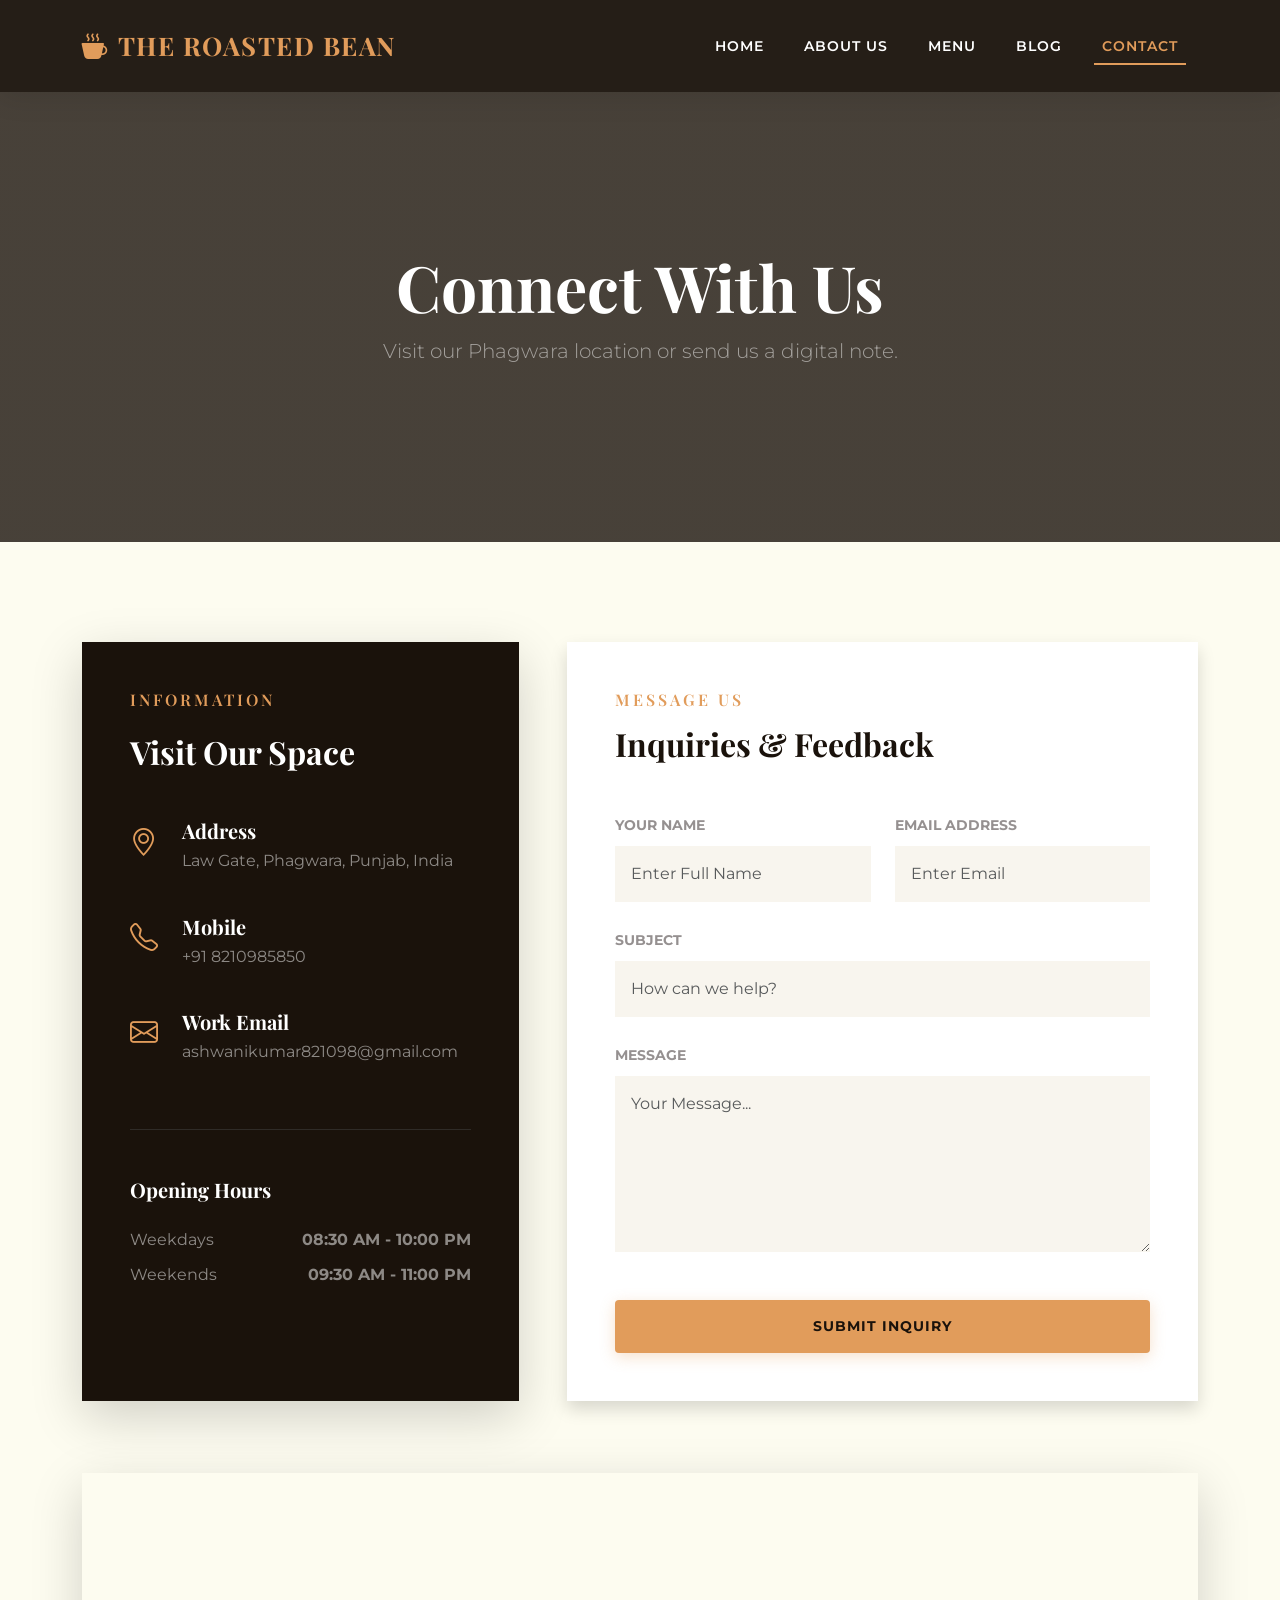
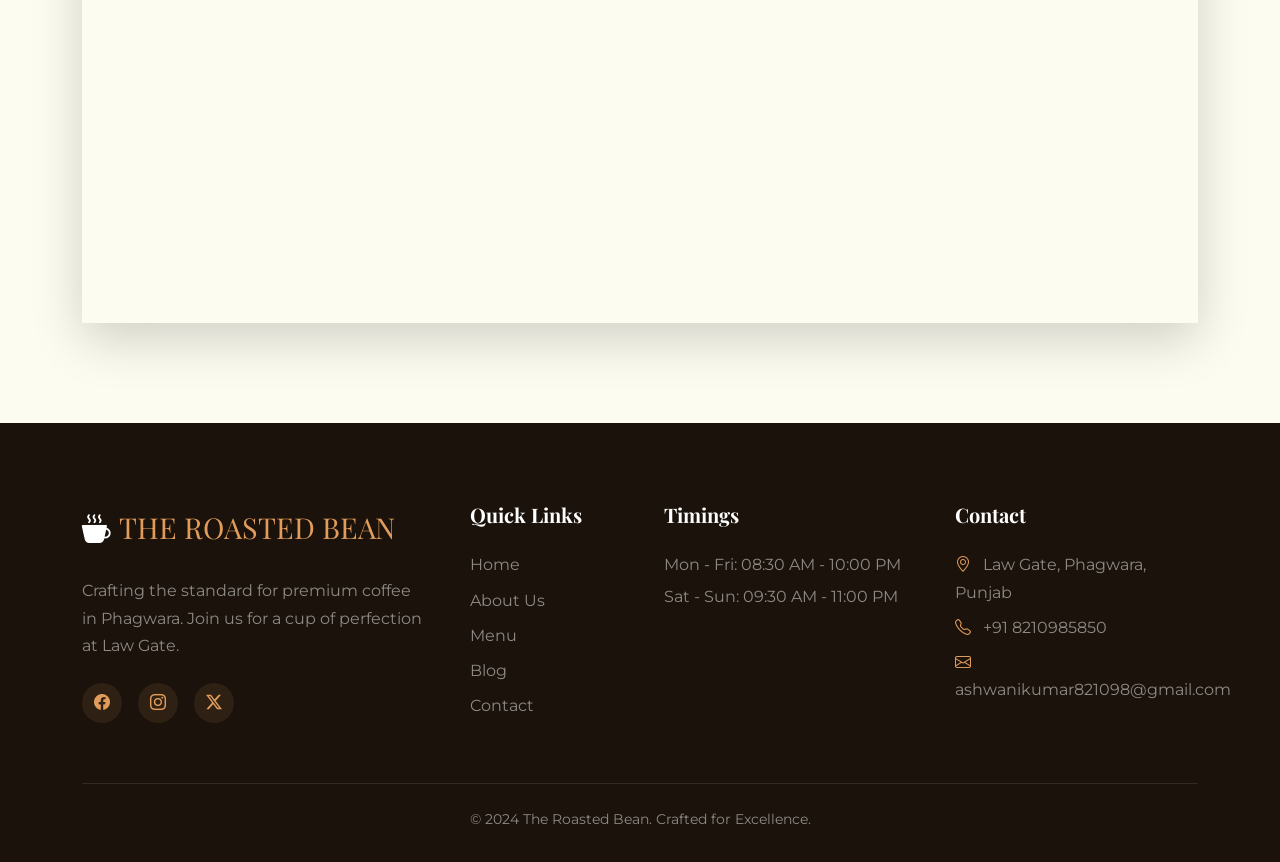
<file: contact.html>
<!DOCTYPE html>
<html lang="en">

<head>
    <meta charset="UTF-8">
    <meta name="viewport" content="width=device-width, initial-scale=1.0">
    <title>Contact Us | The Roasted Bean Phagwara</title>
    <link href="https://cdn.jsdelivr.net/npm/bootstrap@5.3.0/dist/css/bootstrap.min.css" rel="stylesheet">
    <link rel="stylesheet" href="https://cdn.jsdelivr.net/npm/bootstrap-icons@1.11.1/font/bootstrap-icons.css">
    <link rel="stylesheet" href="style.css">
</head>

<body>

    <nav class="navbar navbar-expand-lg navbar-dark sticky-top">
        <div class="container">
            <a class="navbar-brand" href="index.html">
                <i class="bi bi-cup-hot-fill me-2"></i>THE ROASTED BEAN
            </a>
            <button class="navbar-toggler border-0" type="button" data-bs-toggle="collapse" data-bs-target="#navbarNav">
                <span class="bi bi-list fs-2 text-white"></span>
            </button>
            <div class="collapse navbar-collapse" id="navbarNav">
                <ul class="navbar-nav ms-auto">
                    <li class="nav-item">
                        <a class="nav-link" href="index.html">Home</a>
                    </li>
                    <li class="nav-item">
                        <a class="nav-link" href="about.html">About Us</a>
                    </li>
                    <li class="nav-item">
                        <a class="nav-link" href="menu.html">Menu</a>
                    </li>
                    <li class="nav-item">
                        <a class="nav-link" href="blog.html">Blog</a>
                    </li>
                    <li class="nav-item">
                        <a class="nav-link active" href="contact.html">Contact</a>
                    </li>
                </ul>
            </div>
        </div>
    </nav>

    <header class="hero-section"
        style="height: 50vh; background-image: linear-gradient(rgba(26, 18, 11, 0.8), rgba(26, 18, 11, 0.8)), url('https://images.unsplash.com/photo-1445116572660-236099ec97a0?ixlib=rb-4.0.3&auto=format&fit=crop&w=1920&q=80'); background-size: cover; background-position: center; display: flex; align-items: center;">
        <div class="container text-center">
            <h1 class="display-3 text-white" style="font-family: 'Playfair Display', serif; font-weight: 700;">Connect
                With Us</h1>
            <p class="lead text-white-50">Visit our Phagwara location or send us a digital note.</p>
        </div>
    </header>

    <section class="section-padding">
        <div class="container">
            <div class="row g-5">
                <div class="col-lg-5">
                    <div class="p-5 h-100 shadow-lg text-white" style="background-color: var(--deep-espresso);">
                        <h6 class="text-uppercase tracking-widest text-accent mb-4"
                            style="letter-spacing: 3px; font-weight: 600;">Information</h6>
                        <h2 class="text-white mb-5" style="font-family: 'Playfair Display', serif;">Visit Our Space</h2>

                        <div class="d-flex mb-4">
                            <i class="bi bi-geo-alt fs-3 text-accent me-4"></i>
                            <div>
                                <h5 class="mb-1 text-white">Address</h5>
                                <p class="text-white-50">Law Gate, Phagwara, Punjab, India</p>
                            </div>
                        </div>

                        <div class="d-flex mb-4">
                            <i class="bi bi-telephone fs-3 text-accent me-4"></i>
                            <div>
                                <h5 class="mb-1 text-white">Mobile</h5>
                                <p class="text-white-50">+91 8210985850</p>
                            </div>
                        </div>

                        <div class="d-flex mb-5">
                            <i class="bi bi-envelope fs-3 text-accent me-4"></i>
                            <div>
                                <h5 class="mb-1 text-white">Work Email</h5>
                                <p class="text-white-50">ashwanikumar821098@gmail.com</p>
                            </div>
                        </div>

                        <hr class="border-secondary opacity-25 my-5">

                        <h5 class="text-white mb-4">Opening Hours</h5>
                        <div class="d-flex justify-content-between mb-2 text-white-50">
                            <span>Weekdays</span>
                            <span class="fw-bold">08:30 AM - 10:00 PM</span>
                        </div>
                        <div class="d-flex justify-content-between text-white-50">
                            <span>Weekends</span>
                            <span class="fw-bold">09:30 AM - 11:00 PM</span>
                        </div>
                    </div>
                </div>

                <div class="col-lg-7">
                    <div class="p-5 bg-white shadow h-100">
                        <h6 class="text-uppercase tracking-widest text-accent mb-3"
                            style="letter-spacing: 3px; font-weight: 600;">Message Us</h6>
                        <h2 class="mb-5">Inquiries & Feedback</h2>
                        <form action="#" method="POST">
                            <div class="row g-4">
                                <div class="col-md-6">
                                    <label class="form-label small fw-bold text-uppercase opacity-50">Your Name</label>
                                    <input type="text" class="form-control rounded-0 border-0 bg-light-warm p-3"
                                        placeholder="Enter Full Name" required>
                                </div>
                                <div class="col-md-6">
                                    <label class="form-label small fw-bold text-uppercase opacity-50">Email
                                        Address</label>
                                    <input type="email" class="form-control rounded-0 border-0 bg-light-warm p-3"
                                        placeholder="Enter Email" required>
                                </div>
                                <div class="col-md-12">
                                    <label class="form-label small fw-bold text-uppercase opacity-50">Subject</label>
                                    <input type="text" class="form-control rounded-0 border-0 bg-light-warm p-3"
                                        placeholder="How can we help?" required>
                                </div>
                                <div class="col-md-12">
                                    <label class="form-label small fw-bold text-uppercase opacity-50">Message</label>
                                    <textarea class="form-control rounded-0 border-0 bg-light-warm p-3" rows="6"
                                        placeholder="Your Message..." required></textarea>
                                </div>
                                <div class="col-md-12 mt-5">
                                    <button type="submit" class="btn btn-cafe w-100 py-3">Submit Inquiry</button>
                                </div>
                            </div>
                        </form>
                    </div>
                </div>
            </div>

            <div class="row mt-5 pt-4">
                <div class="col-12">
                    <div class="shadow-lg overflow-hidden" style="height: 450px;">
                        <iframe
                            src="https://www.google.com/maps/embed?pb=!1m18!1m12!1m3!1d3410.726233481267!2d75.70295627546597!3d31.2588325743343!2m3!1f0!2f0!3f0!3m2!1i1024!2i768!4f13.1!3m3!1m2!1s0x391a5f5e4c4e7e77%3A0x6b8c8d8b8d8d8d8d!2sLaw%20Gate%2C%20LPU!5e0!3m2!1sen!2sin!4v1708500000000!5m2!1sen!2sin"
                            width="100%" height="100%" style="border:0;" allowfullscreen="" loading="lazy"></iframe>
                    </div>
                </div>
            </div>
        </div>
    </section>

    <footer>
        <div class="container">
            <div class="row g-5">
                <div class="col-md-4">
                    <div class="footer-logo">
                        <i class="bi bi-cup-hot-fill me-2"></i>THE ROASTED BEAN
                    </div>
                    <p class="text-white-50">Crafting the standard for premium coffee in Phagwara. Join us for a cup of
                        perfection at Law Gate.</p>
                    <div class="social-icons mt-4">
                        <a href="#"><i class="bi bi-facebook"></i></a>
                        <a href="#"><i class="bi bi-instagram"></i></a>
                        <a href="#"><i class="bi bi-twitter-x"></i></a>
                    </div>
                </div>
                <div class="col-md-2">
                    <h5 class="text-white mb-4">Quick Links</h5>
                    <ul class="list-unstyled">
                        <li class="mb-2"><a href="index.html" class="text-white-50 text-decoration-none">Home</a></li>
                        <li class="mb-2"><a href="about.html" class="text-white-50 text-decoration-none">About Us</a>
                        </li>
                        <li class="mb-2"><a href="menu.html" class="text-white-50 text-decoration-none">Menu</a></li>
                        <li class="mb-2"><a href="blog.html" class="text-white-50 text-decoration-none">Blog</a></li>
                        <li class="mb-2"><a href="contact.html" class="text-white-50 text-decoration-none">Contact</a>
                        </li>
                    </ul>
                </div>
                <div class="col-md-3">
                    <h5 class="text-white mb-4">Timings</h5>
                    <p class="text-white-50 mb-1">Mon - Fri: 08:30 AM - 10:00 PM</p>
                    <p class="text-white-50 mb-1">Sat - Sun: 09:30 AM - 11:00 PM</p>
                </div>
                <div class="col-md-3">
                    <h5 class="text-white mb-4">Contact</h5>
                    <p class="text-white-50 mb-2"><i class="bi bi-geo-alt me-2 text-accent"></i> Law Gate, Phagwara,
                        Punjab</p>
                    <p class="text-white-50 mb-2"><i class="bi bi-telephone me-2 text-accent"></i> +91 8210985850</p>
                    <p class="text-white-50 mb-2"><i class="bi bi-envelope me-2 text-accent"></i>
                        ashwanikumar821098@gmail.com</p>
                </div>
            </div>
            <hr class="mt-5 mb-4 border-secondary opacity-25">
            <div class="text-center text-white-50 small">
                <p class="mb-0">&copy; 2024 The Roasted Bean. Crafted for Excellence.</p>
            </div>
        </div>
    </footer>

    <script src="https://cdn.jsdelivr.net/npm/bootstrap@5.3.0/dist/js/bootstrap.bundle.min.js"></script>
</body>

</html>
</file>
<file: style.css>
/* Refined "Midnight Roast & Gold" Color Palette */

@import url('https://fonts.googleapis.com/css2?family=Playfair+Display:ital,wght@0,400;0,700;1,400&family=Montserrat:wght@300;400;500;600;700&display=swap');

:root {
    --primary-bg: #FDFCF0;
    /* Warm Off-White */
    --deep-espresso: #1A120B;
    /* Nearly Black Brown */
    --roasted-cocoa: #3C2A21;
    /* Rich Brown */
    --golden-crema: #E19C5B;
    /* Vibrant Copper Gold */
    --soft-cream: #E7E0C9;
    /* Muted Neutral */
    --white: #ffffff;
    --dark-text: #2D2424;
    /* Soft Dark Brown */
    --light-text: #FDFCF0;
    --card-shadow: 0 10px 40px rgba(26, 18, 11, 0.08);
}

body {
    font-family: 'Montserrat', sans-serif;
    color: var(--dark-text);
    background-color: var(--primary-bg);
    line-height: 1.7;
    overflow-x: hidden;
}

h1,
h2,
h3,
h4,
h5,
h6 {
    font-family: 'Playfair Display', serif;
    font-weight: 700;
    color: var(--deep-espresso);
}

/* Navbar Enhancements */
.navbar {
    background-color: rgba(26, 18, 11, 0.95) !important;
    backdrop-filter: blur(10px);
    padding: 1.2rem 0;
    box-shadow: 0 4px 30px rgba(0, 0, 0, 0.1);
}

.navbar-brand {
    font-family: 'Playfair Display', serif;
    font-size: 1.6rem;
    font-weight: 700;
    color: var(--golden-crema) !important;
    letter-spacing: 1.5px;
}

.nav-link {
    color: var(--white) !important;
    text-transform: uppercase;
    font-size: 0.85rem;
    font-weight: 600;
    letter-spacing: 1px;
    padding-bottom: 5px;
    margin: 0 12px;
    transition: all 0.3s ease;
    border-bottom: 2px solid transparent;
}

.nav-link:hover,
.nav-link.active {
    color: var(--golden-crema) !important;
    border-bottom: 2px solid var(--golden-crema);
}

/* Buttons */
.btn-cafe {
    background-color: var(--golden-crema);
    color: var(--deep-espresso);
    padding: 14px 32px;
    border-radius: 4px;
    font-weight: 700;
    font-size: 0.9rem;
    text-transform: uppercase;
    border: none;
    letter-spacing: 1px;
    transition: all 0.4s cubic-bezier(0.165, 0.84, 0.44, 1);
    box-shadow: 0 4px 15px rgba(225, 156, 91, 0.3);
}

.btn-cafe:hover {
    background-color: var(--deep-espresso);
    color: var(--golden-crema);
    transform: translateY(-3px);
    box-shadow: 0 8px 25px rgba(26, 18, 11, 0.2);
}

.btn-cafe-outline {
    background-color: transparent;
    color: var(--golden-crema);
    padding: 14px 32px;
    border-radius: 4px;
    font-weight: 700;
    font-size: 0.9rem;
    text-transform: uppercase;
    border: 2px solid var(--golden-crema);
    letter-spacing: 1px;
    transition: all 0.4s ease;
}

.btn-cafe-outline:hover {
    background-color: var(--golden-crema);
    color: var(--deep-espresso);
    transform: translateY(-3px);
}

/* Sections & Typography */
.section-padding {
    padding: 100px 0;
}

.section-title h2 {
    font-size: 3.2rem;
    margin-bottom: 20px;
}

.section-title p {
    color: var(--roasted-cocoa);
    font-size: 1.1rem;
    max-width: 600px;
    margin: 0 auto 50px;
    font-weight: 400;
}

.bg-light-warm {
    background-color: #F8F5EE;
}

/* Cards & UI Elements */
.cafe-card {
    border: none;
    border-radius: 0;
    background-color: var(--white);
    box-shadow: var(--card-shadow);
    transition: all 0.5s ease;
    height: 100%;
}

.cafe-card:hover {
    transform: translateY(-15px);
    box-shadow: 0 20px 50px rgba(26, 18, 11, 0.12);
}

.cafe-card img {
    height: 300px;
    object-fit: cover;
    filter: brightness(0.9);
    transition: all 0.5s ease;
}

.cafe-card:hover img {
    filter: brightness(1.1);
}

.price {
    font-family: 'Playfair Display', serif;
    color: var(--golden-crema);
    font-size: 1.4rem;
    font-weight: 700;
}

/* Menu Page Specialties */
.menu-category {
    background-color: var(--deep-espresso);
    color: var(--golden-crema);
    padding: 8px 30px;
    position: relative;
    display: inline-block;
    margin-bottom: 40px;
    border: 1px solid var(--golden-crema);
    z-index: 1;
}

.menu-category::after {
    content: '';
    position: absolute;
    width: 100%;
    height: 100%;
    border: 1px solid var(--golden-crema);
    top: 6px;
    left: 6px;
    z-index: -1;
}

/* About Page Refinements */
.text-accent {
    color: var(--golden-crema) !important;
}

.rounded-4 {
    border-radius: 0 !important;
    /* Going for a sharper, more modern architect look */
}

/* Footer UI */
footer {
    background-color: var(--deep-espresso);
    color: var(--light-text);
    padding: 80px 0 30px;
}

.footer-logo {
    color: var(--golden-crema);
    font-family: 'Playfair Display', serif;
    font-size: 1.8rem;
    margin-bottom: 25px;
}

.footer-logo i {
    color: var(--white);
}

.social-icons a {
    display: inline-flex;
    align-items: center;
    justify-content: center;
    width: 40px;
    height: 40px;
    background-color: rgba(225, 156, 91, 0.1);
    color: var(--golden-crema);
    border-radius: 50%;
    margin-right: 12px;
    transition: all 0.3s ease;
    text-decoration: none;
}

.social-icons a:hover {
    background-color: var(--golden-crema);
    color: var(--deep-espresso);
    transform: rotate(360deg);
}

/* Responsive Overrides */
@media (max-width: 768px) {
    .section-title h2 {
        font-size: 2.5rem;
    }

    .hero-section h1 {
        font-size: 3rem !important;
    }
}
</file>
